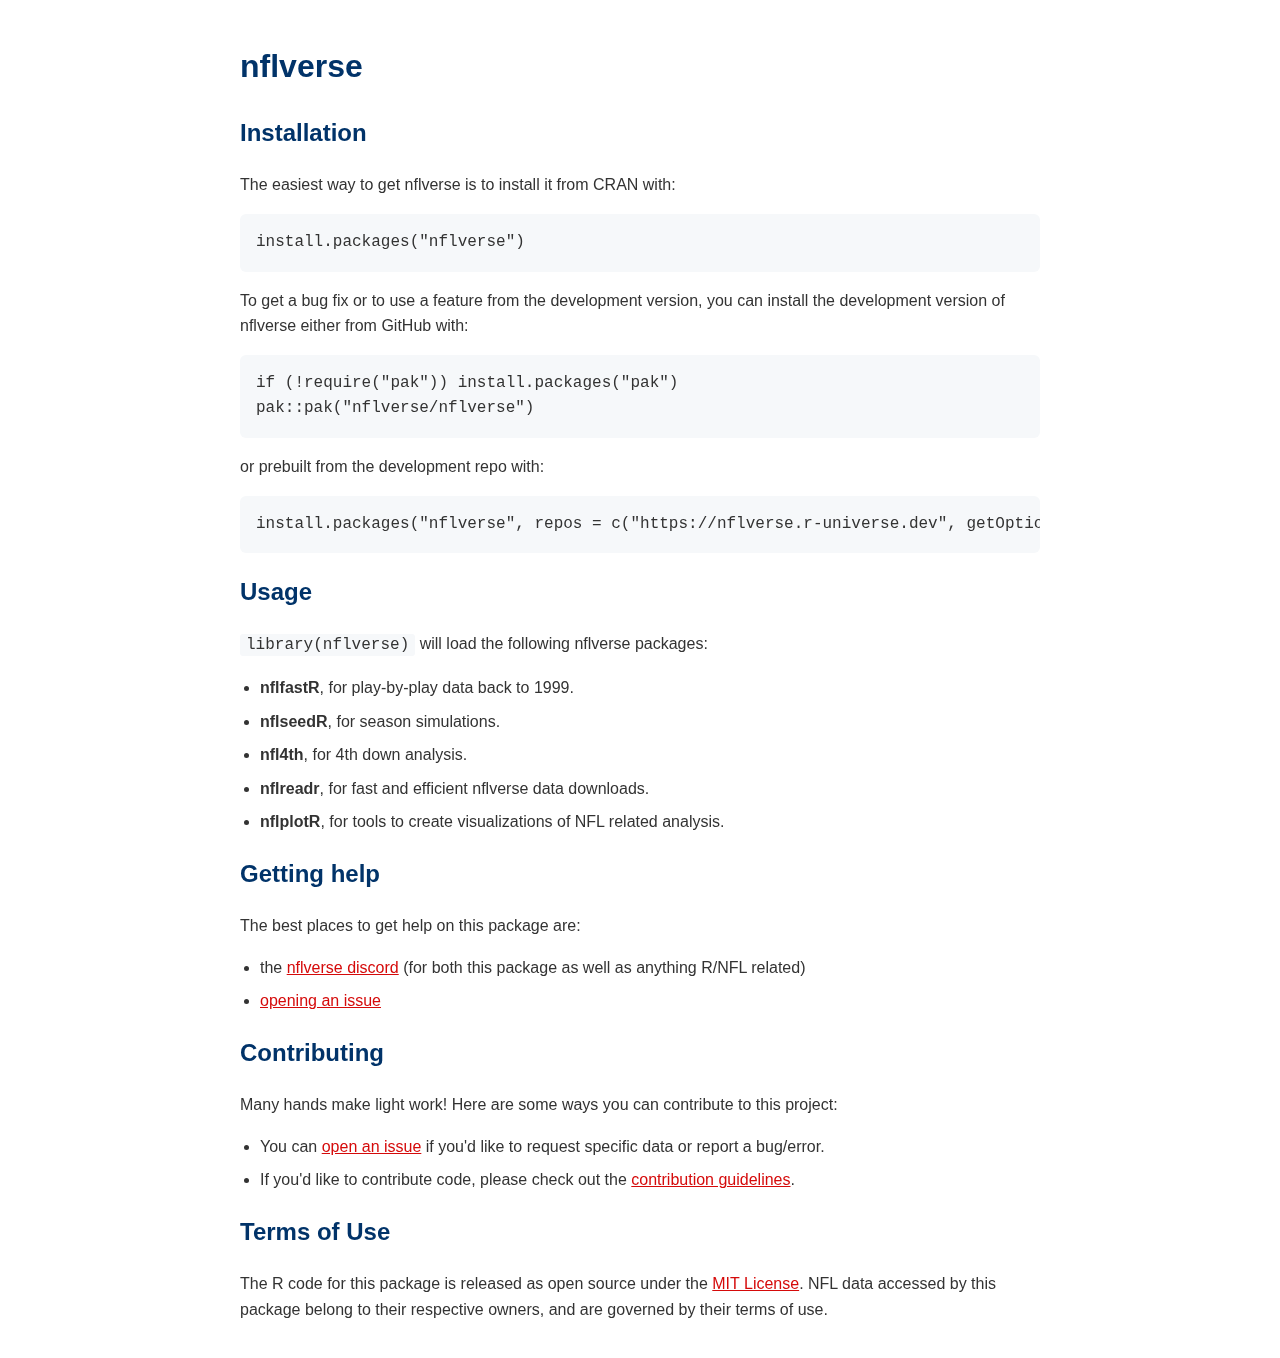
<file: index.html>
<!DOCTYPE html>
<html lang="en">
<head>
    <meta charset="UTF-8">
    <meta name="viewport" content="width=device-width, initial-scale=1.0">
    <meta name="description" content="nflverse - A comprehensive R package for accessing and analyzing NFL data, including play-by-play statistics, season simulations, and visualization tools.">
    <title>nflverse - R Package for NFL Data</title>
    <style>
        body {
            font-family: -apple-system, BlinkMacSystemFont, 'Segoe UI', Roboto, Oxygen, Ubuntu, Cantarell, sans-serif;
            line-height: 1.6;
            max-width: 800px;
            margin: 0 auto;
            padding: 20px;
            color: #333;
        }
        h1, h2 {
            color: #013369;
        }
        pre {
            background-color: #f6f8fa;
            padding: 16px;
            border-radius: 6px;
            overflow-x: auto;
        }
        code {
            background-color: #f6f8fa;
            padding: 2px 6px;
            border-radius: 3px;
            font-family: 'SFMono-Regular', Consolas, 'Liberation Mono', Menlo, monospace;
        }
        pre code {
            background-color: transparent;
            padding: 0;
        }
        a {
            color: #d50a0a;
        }
        ul {
            padding-left: 20px;
        }
        li {
            margin-bottom: 8px;
        }
    </style>
</head>
<body>
    <h1>nflverse</h1>

    <h2>Installation</h2>
    <p>The easiest way to get nflverse is to install it from CRAN with:</p>
    <pre><code>install.packages("nflverse")</code></pre>

    <p>To get a bug fix or to use a feature from the development version, you can install the development version of nflverse either from GitHub with:</p>
    <pre><code>if (!require("pak")) install.packages("pak")
pak::pak("nflverse/nflverse")</code></pre>

    <p>or prebuilt from the development repo with:</p>
    <pre><code>install.packages("nflverse", repos = c("https://nflverse.r-universe.dev", getOption("repos")))</code></pre>

    <h2>Usage</h2>
    <p><code>library(nflverse)</code> will load the following nflverse packages:</p>
    <ul>
        <li><strong>nflfastR</strong>, for play-by-play data back to 1999.</li>
        <li><strong>nflseedR</strong>, for season simulations.</li>
        <li><strong>nfl4th</strong>, for 4th down analysis.</li>
        <li><strong>nflreadr</strong>, for fast and efficient nflverse data downloads.</li>
        <li><strong>nflplotR</strong>, for tools to create visualizations of NFL related analysis.</li>
    </ul>

    <h2>Getting help</h2>
    <p>The best places to get help on this package are:</p>
    <ul>
        <li>the <a href="https://discord.gg/nflverse">nflverse discord</a> (for both this package as well as anything R/NFL related)</li>
        <li><a href="https://github.com/nflverse/nflverse/issues/new">opening an issue</a></li>
    </ul>

    <h2>Contributing</h2>
    <p>Many hands make light work! Here are some ways you can contribute to this project:</p>
    <ul>
        <li>You can <a href="https://github.com/nflverse/nflverse/issues/new">open an issue</a> if you'd like to request specific data or report a bug/error.</li>
        <li>If you'd like to contribute code, please check out the <a href="https://github.com/nflverse/nflverse/blob/main/CONTRIBUTING.md">contribution guidelines</a>.</li>
    </ul>

    <h2>Terms of Use</h2>
    <p>The R code for this package is released as open source under the <a href="https://github.com/nflverse/nflverse/blob/main/LICENSE">MIT License</a>. NFL data accessed by this package belong to their respective owners, and are governed by their terms of use.</p>
</body>
</html>
</file>
